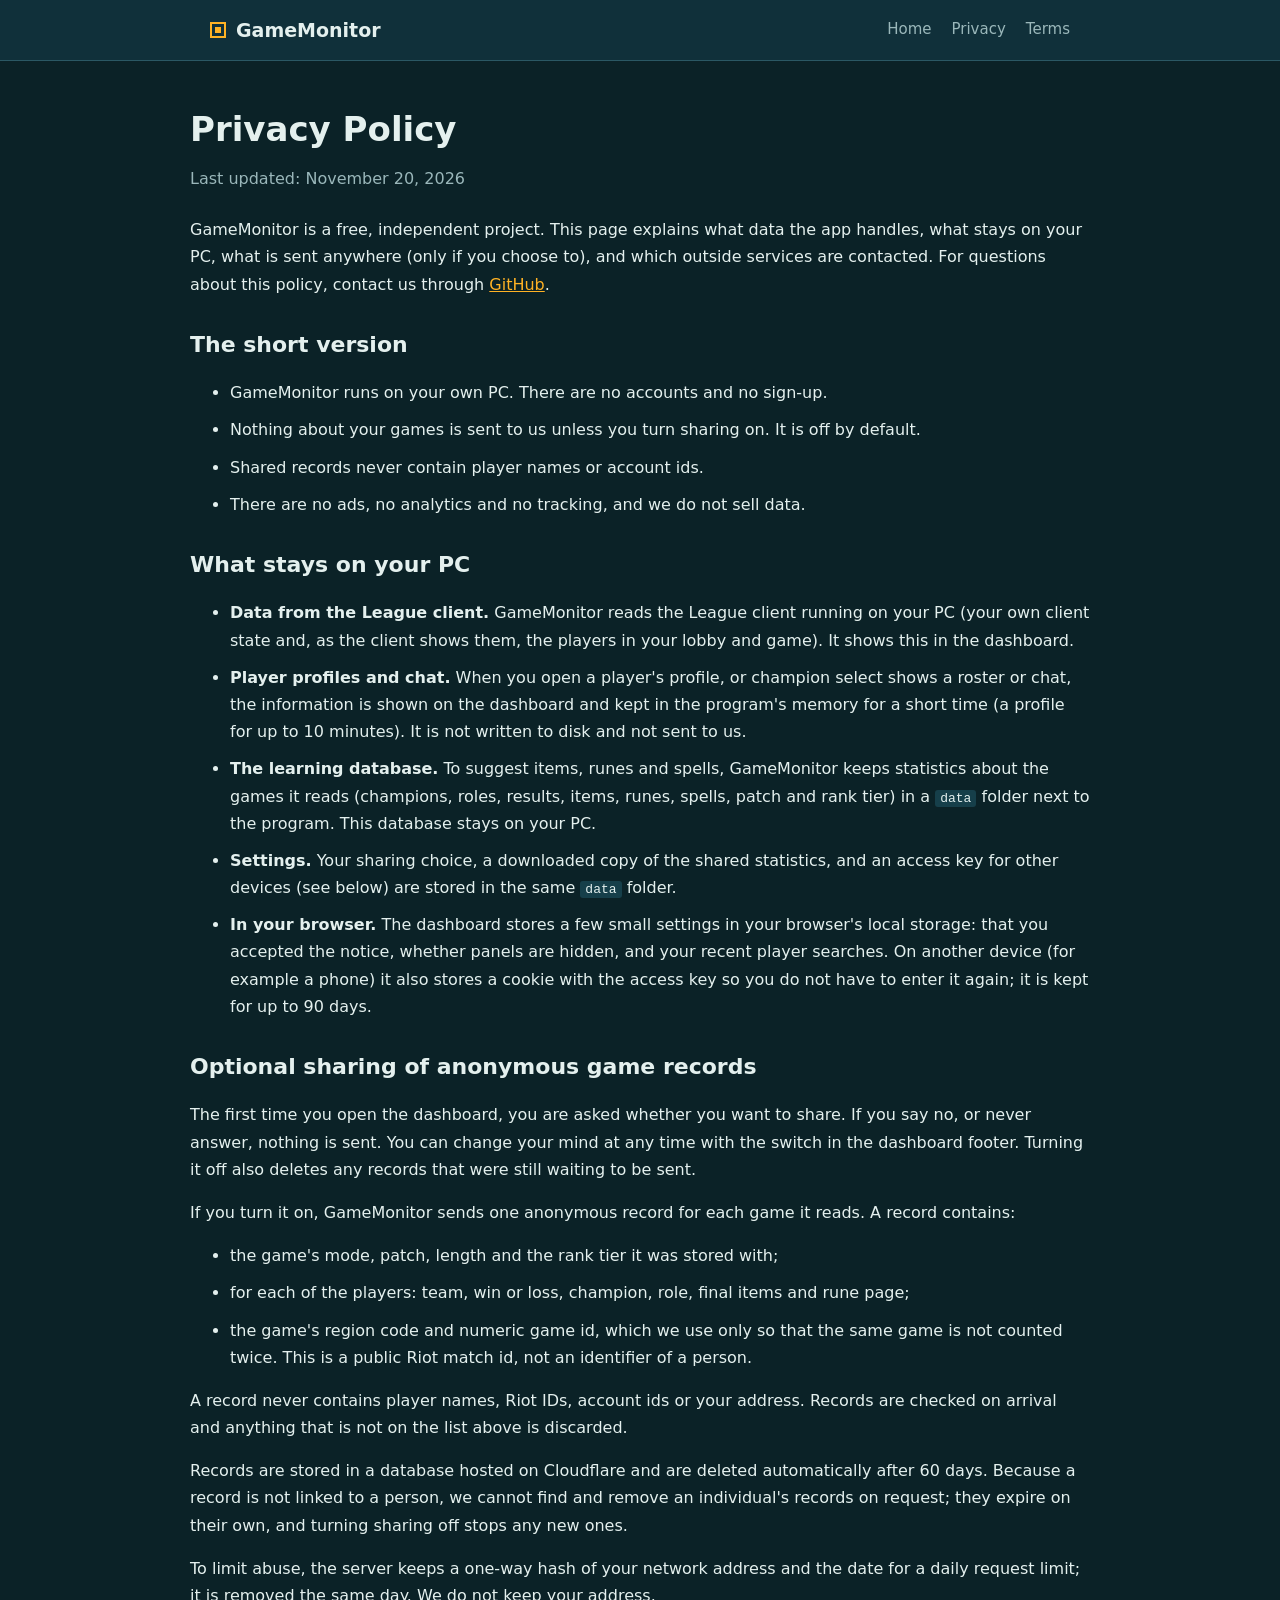
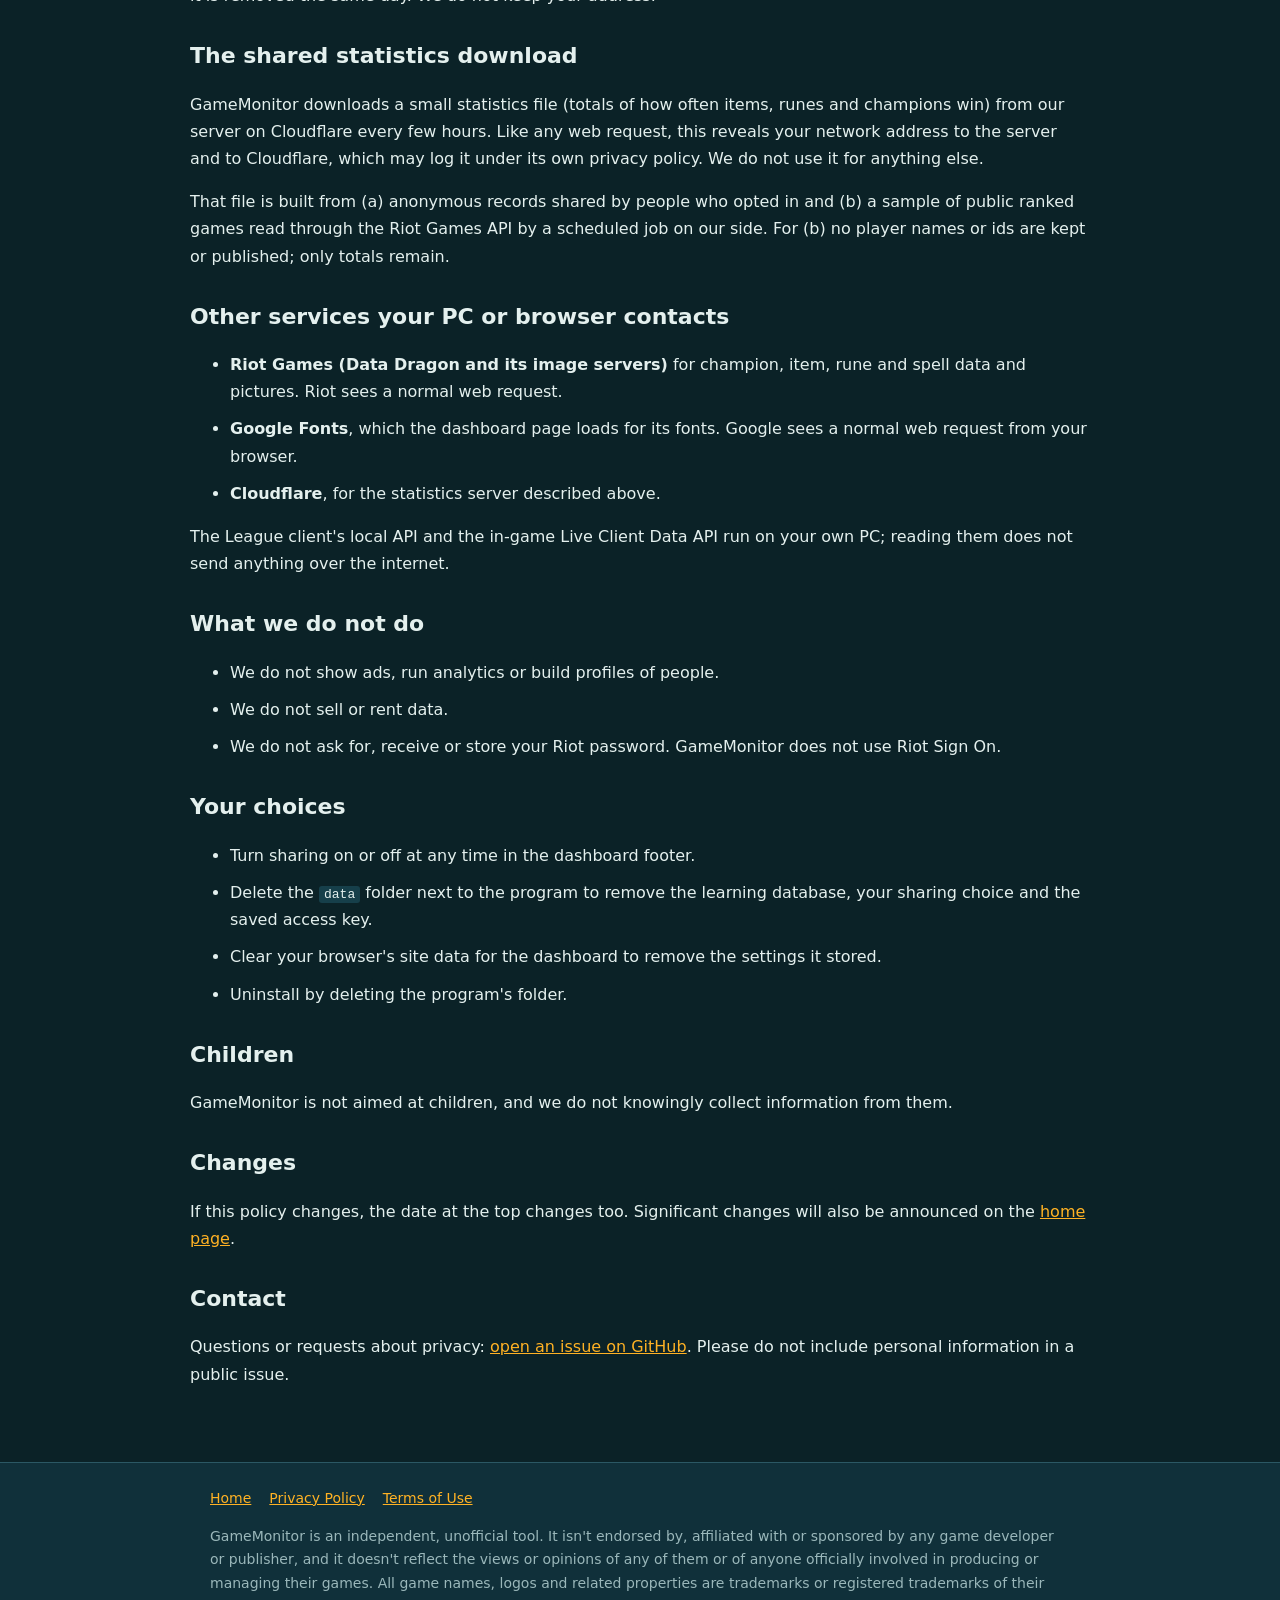
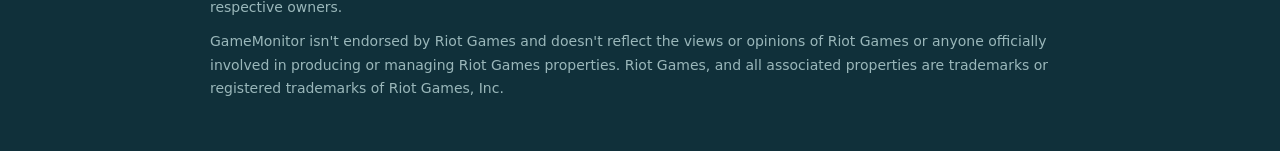
<file: privacy.html>
<!DOCTYPE html>
<html lang="en">
<head>
<meta charset="UTF-8">
<meta name="viewport" content="width=device-width, initial-scale=1">
<title>Privacy Policy - GameMonitor</title>
<meta name="description" content="How GameMonitor handles data: what stays on your PC, what is shared only if you opt in, and which services it contacts.">
<link rel="stylesheet" href="style.css">
</head>
<body>

<header class="site-header">
  <div class="wrap">
    <a class="brand" href="./"><span class="brand-mark" aria-hidden="true"></span>GameMonitor</a>
    <nav class="site-nav" aria-label="Pages">
      <a href="./">Home</a>
      <a href="privacy.html">Privacy</a>
      <a href="terms.html">Terms</a>
    </nav>
  </div>
</header>

<main class="wrap legal-page">
  <h1>Privacy Policy</h1>
  <p class="updated">Last updated: November 20, 2026</p>

  <p>GameMonitor is a free, independent project. This page explains what data the app handles, what stays on your PC, what is sent anywhere (only if you choose to), and which outside services are contacted. For questions about this policy, contact us through <a href="https://github.com/iimakerhd/GameMonitor-Public/issues">GitHub</a>.</p>

  <h2>The short version</h2>
  <ul>
    <li>GameMonitor runs on your own PC. There are no accounts and no sign-up.</li>
    <li>Nothing about your games is sent to us unless you turn sharing on. It is off by default.</li>
    <li>Shared records never contain player names or account ids.</li>
    <li>There are no ads, no analytics and no tracking, and we do not sell data.</li>
  </ul>

  <h2>What stays on your PC</h2>
  <ul>
    <li><strong>Data from the League client.</strong> GameMonitor reads the League client running on your PC (your own client state and, as the client shows them, the players in your lobby and game). It shows this in the dashboard.</li>
    <li><strong>Player profiles and chat.</strong> When you open a player's profile, or champion select shows a roster or chat, the information is shown on the dashboard and kept in the program's memory for a short time (a profile for up to 10 minutes). It is not written to disk and not sent to us.</li>
    <li><strong>The learning database.</strong> To suggest items, runes and spells, GameMonitor keeps statistics about the games it reads (champions, roles, results, items, runes, spells, patch and rank tier) in a <code>data</code> folder next to the program. This database stays on your PC.</li>
    <li><strong>Settings.</strong> Your sharing choice, a downloaded copy of the shared statistics, and an access key for other devices (see below) are stored in the same <code>data</code> folder.</li>
    <li><strong>In your browser.</strong> The dashboard stores a few small settings in your browser's local storage: that you accepted the notice, whether panels are hidden, and your recent player searches. On another device (for example a phone) it also stores a cookie with the access key so you do not have to enter it again; it is kept for up to 90 days.</li>
  </ul>

  <h2>Optional sharing of anonymous game records</h2>
  <p>The first time you open the dashboard, you are asked whether you want to share. If you say no, or never answer, nothing is sent. You can change your mind at any time with the switch in the dashboard footer. Turning it off also deletes any records that were still waiting to be sent.</p>
  <p>If you turn it on, GameMonitor sends one anonymous record for each game it reads. A record contains:</p>
  <ul>
    <li>the game's mode, patch, length and the rank tier it was stored with;</li>
    <li>for each of the players: team, win or loss, champion, role, final items and rune page;</li>
    <li>the game's region code and numeric game id, which we use only so that the same game is not counted twice. This is a public Riot match id, not an identifier of a person.</li>
  </ul>
  <p>A record never contains player names, Riot IDs, account ids or your address. Records are checked on arrival and anything that is not on the list above is discarded.</p>
  <p>Records are stored in a database hosted on Cloudflare and are deleted automatically after 60 days. Because a record is not linked to a person, we cannot find and remove an individual's records on request; they expire on their own, and turning sharing off stops any new ones.</p>
  <p>To limit abuse, the server keeps a one-way hash of your network address and the date for a daily request limit; it is removed the same day. We do not keep your address.</p>

  <h2>The shared statistics download</h2>
  <p>GameMonitor downloads a small statistics file (totals of how often items, runes and champions win) from our server on Cloudflare every few hours. Like any web request, this reveals your network address to the server and to Cloudflare, which may log it under its own privacy policy. We do not use it for anything else.</p>
  <p>That file is built from (a) anonymous records shared by people who opted in and (b) a sample of public ranked games read through the Riot Games API by a scheduled job on our side. For (b) no player names or ids are kept or published; only totals remain.</p>

  <h2>Other services your PC or browser contacts</h2>
  <ul>
    <li><strong>Riot Games (Data Dragon and its image servers)</strong> for champion, item, rune and spell data and pictures. Riot sees a normal web request.</li>
    <li><strong>Google Fonts</strong>, which the dashboard page loads for its fonts. Google sees a normal web request from your browser.</li>
    <li><strong>Cloudflare</strong>, for the statistics server described above.</li>
  </ul>
  <p>The League client's local API and the in-game Live Client Data API run on your own PC; reading them does not send anything over the internet.</p>

  <h2>What we do not do</h2>
  <ul>
    <li>We do not show ads, run analytics or build profiles of people.</li>
    <li>We do not sell or rent data.</li>
    <li>We do not ask for, receive or store your Riot password. GameMonitor does not use Riot Sign On.</li>
  </ul>

  <h2>Your choices</h2>
  <ul>
    <li>Turn sharing on or off at any time in the dashboard footer.</li>
    <li>Delete the <code>data</code> folder next to the program to remove the learning database, your sharing choice and the saved access key.</li>
    <li>Clear your browser's site data for the dashboard to remove the settings it stored.</li>
    <li>Uninstall by deleting the program's folder.</li>
  </ul>

  <h2>Children</h2>
  <p>GameMonitor is not aimed at children, and we do not knowingly collect information from them.</p>

  <h2>Changes</h2>
  <p>If this policy changes, the date at the top changes too. Significant changes will also be announced on the <a href="./">home page</a>.</p>

  <h2>Contact</h2>
  <p>Questions or requests about privacy: <a href="https://github.com/iimakerhd/GameMonitor-Public/issues">open an issue on GitHub</a>. Please do not include personal information in a public issue.</p>
</main>

<footer class="site-footer">
  <div class="wrap">
    <div class="footer-links">
      <a href="./">Home</a>
      <a href="privacy.html">Privacy Policy</a>
      <a href="terms.html">Terms of Use</a>
    </div>
    <p>GameMonitor is an independent, unofficial tool. It isn't endorsed by, affiliated with or sponsored by any game developer or publisher, and it doesn't reflect the views or opinions of any of them or of anyone officially involved in producing or managing their games. All game names, logos and related properties are trademarks or registered trademarks of their respective owners.</p>
    <p>GameMonitor isn't endorsed by Riot Games and doesn't reflect the views or opinions of Riot Games or anyone officially involved in producing or managing Riot Games properties. Riot Games, and all associated properties are trademarks or registered trademarks of Riot Games, Inc.</p>
  </div>
</footer>

</body>
</html>
</file>
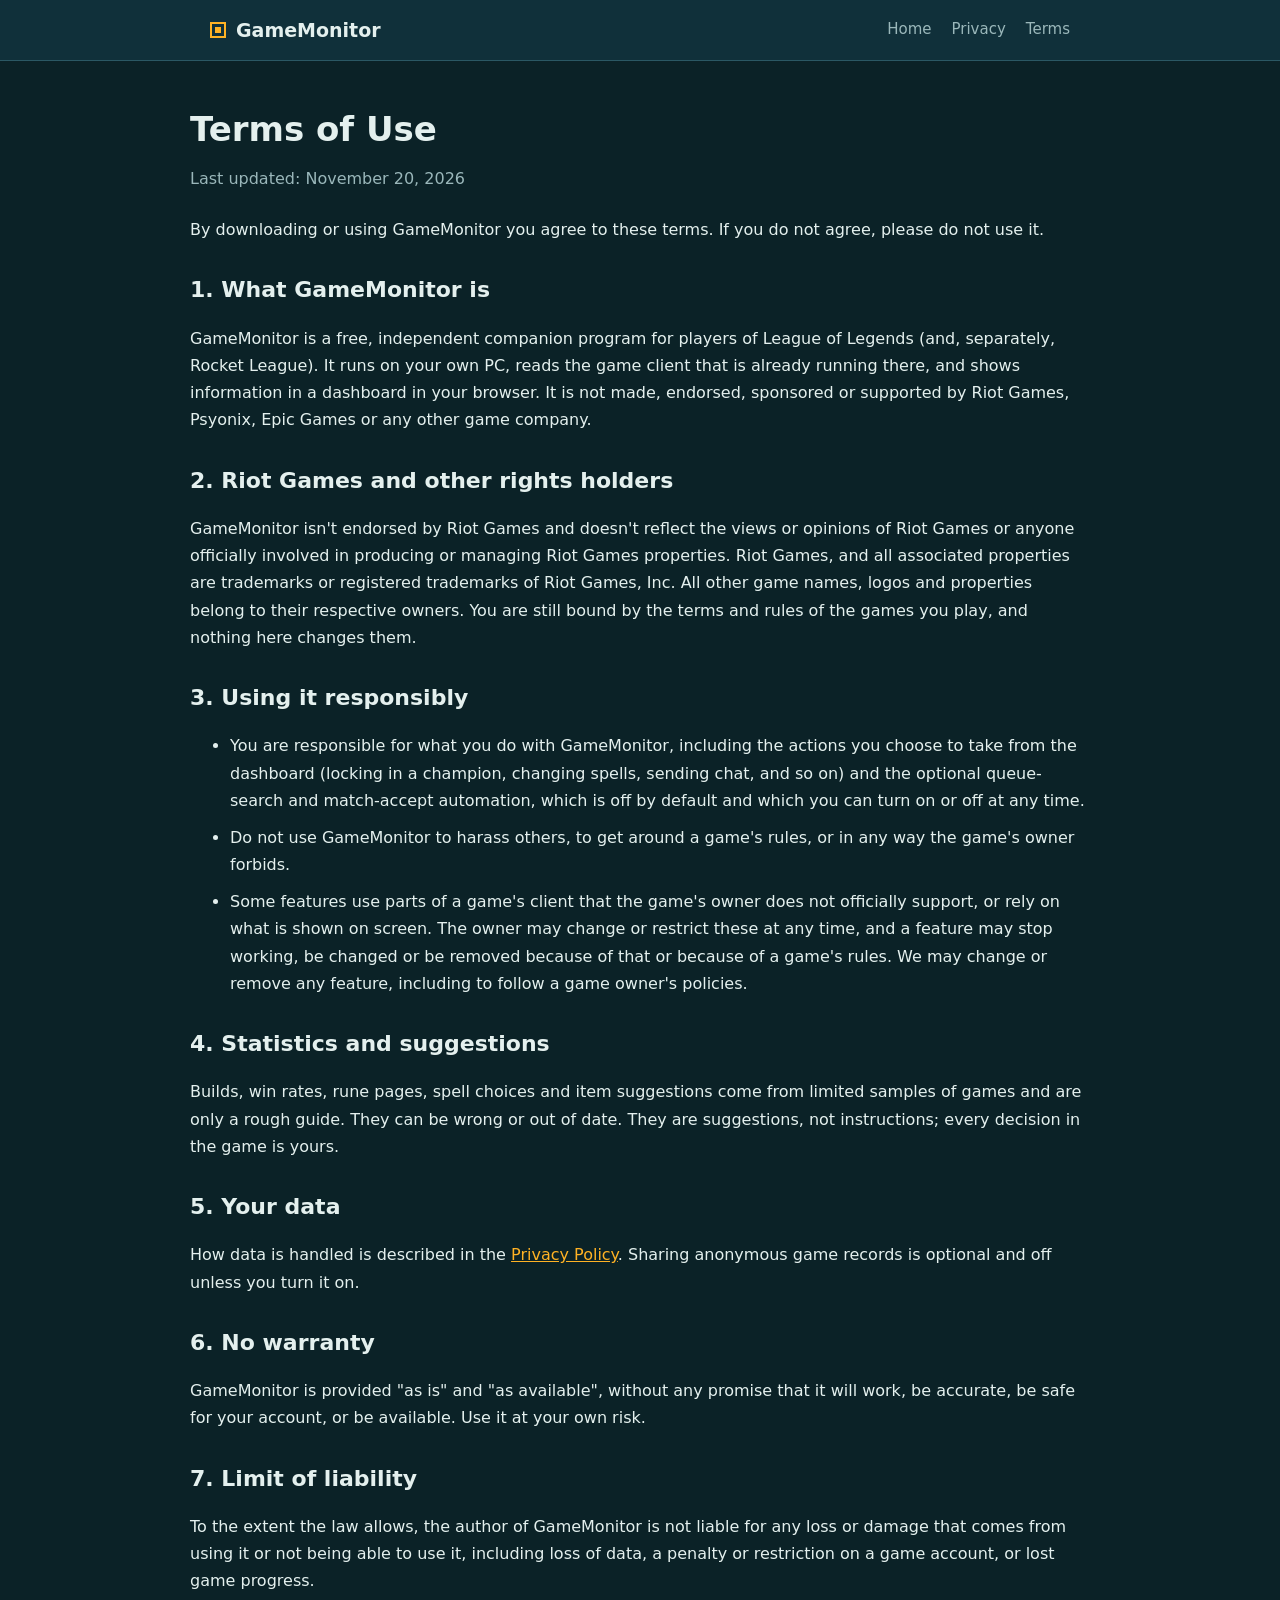
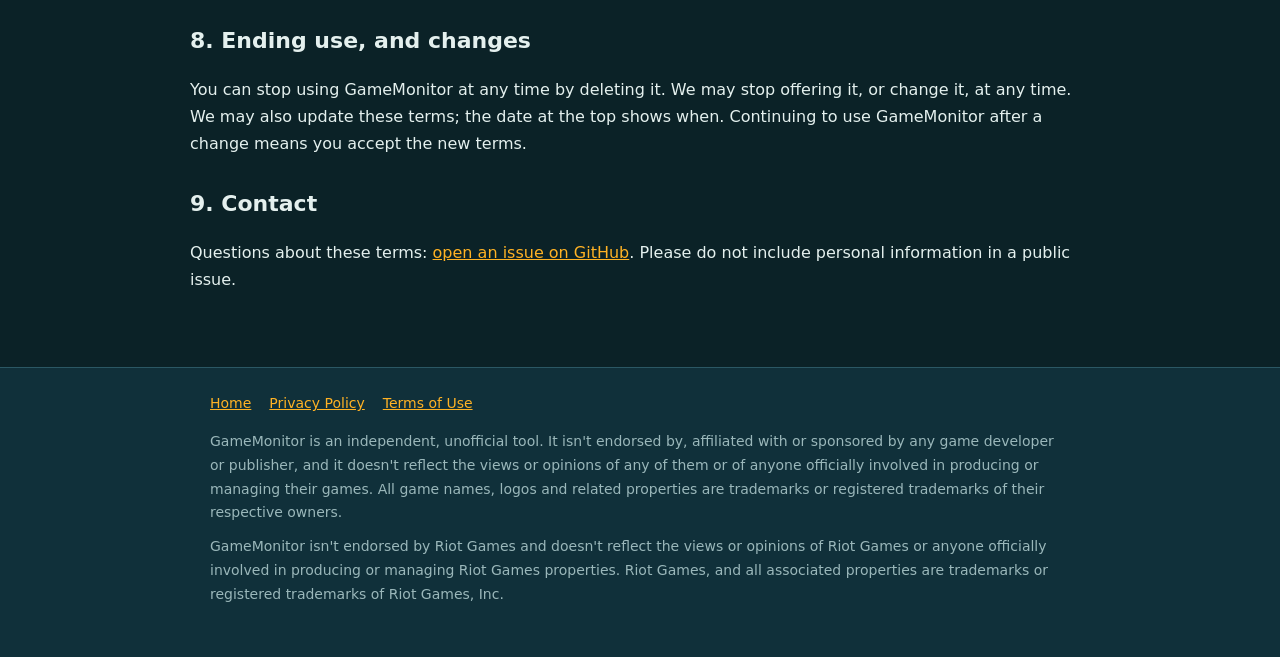
<file: terms.html>
<!DOCTYPE html>
<html lang="en">
<head>
<meta charset="UTF-8">
<meta name="viewport" content="width=device-width, initial-scale=1">
<title>Terms of Use - GameMonitor</title>
<meta name="description" content="The terms for using GameMonitor, a free and unofficial companion app for League of Legends players.">
<link rel="stylesheet" href="style.css">
</head>
<body>

<header class="site-header">
  <div class="wrap">
    <a class="brand" href="./"><span class="brand-mark" aria-hidden="true"></span>GameMonitor</a>
    <nav class="site-nav" aria-label="Pages">
      <a href="./">Home</a>
      <a href="privacy.html">Privacy</a>
      <a href="terms.html">Terms</a>
    </nav>
  </div>
</header>

<main class="wrap legal-page">
  <h1>Terms of Use</h1>
  <p class="updated">Last updated: November 20, 2026</p>

  <p>By downloading or using GameMonitor you agree to these terms. If you do not agree, please do not use it.</p>

  <h2>1. What GameMonitor is</h2>
  <p>GameMonitor is a free, independent companion program for players of League of Legends (and, separately, Rocket League). It runs on your own PC, reads the game client that is already running there, and shows information in a dashboard in your browser. It is not made, endorsed, sponsored or supported by Riot Games, Psyonix, Epic Games or any other game company.</p>

  <h2>2. Riot Games and other rights holders</h2>
  <p>GameMonitor isn't endorsed by Riot Games and doesn't reflect the views or opinions of Riot Games or anyone officially involved in producing or managing Riot Games properties. Riot Games, and all associated properties are trademarks or registered trademarks of Riot Games, Inc. All other game names, logos and properties belong to their respective owners. You are still bound by the terms and rules of the games you play, and nothing here changes them.</p>

  <h2>3. Using it responsibly</h2>
  <ul>
    <li>You are responsible for what you do with GameMonitor, including the actions you choose to take from the dashboard (locking in a champion, changing spells, sending chat, and so on) and the optional queue-search and match-accept automation, which is off by default and which you can turn on or off at any time.</li>
    <li>Do not use GameMonitor to harass others, to get around a game's rules, or in any way the game's owner forbids.</li>
    <li>Some features use parts of a game's client that the game's owner does not officially support, or rely on what is shown on screen. The owner may change or restrict these at any time, and a feature may stop working, be changed or be removed because of that or because of a game's rules. We may change or remove any feature, including to follow a game owner's policies.</li>
  </ul>

  <h2>4. Statistics and suggestions</h2>
  <p>Builds, win rates, rune pages, spell choices and item suggestions come from limited samples of games and are only a rough guide. They can be wrong or out of date. They are suggestions, not instructions; every decision in the game is yours.</p>

  <h2>5. Your data</h2>
  <p>How data is handled is described in the <a href="privacy.html">Privacy Policy</a>. Sharing anonymous game records is optional and off unless you turn it on.</p>

  <h2>6. No warranty</h2>
  <p>GameMonitor is provided "as is" and "as available", without any promise that it will work, be accurate, be safe for your account, or be available. Use it at your own risk.</p>

  <h2>7. Limit of liability</h2>
  <p>To the extent the law allows, the author of GameMonitor is not liable for any loss or damage that comes from using it or not being able to use it, including loss of data, a penalty or restriction on a game account, or lost game progress.</p>

  <h2>8. Ending use, and changes</h2>
  <p>You can stop using GameMonitor at any time by deleting it. We may stop offering it, or change it, at any time. We may also update these terms; the date at the top shows when. Continuing to use GameMonitor after a change means you accept the new terms.</p>

  <h2>9. Contact</h2>
  <p>Questions about these terms: <a href="https://github.com/iimakerhd/GameMonitor-Public/issues">open an issue on GitHub</a>. Please do not include personal information in a public issue.</p>
</main>

<footer class="site-footer">
  <div class="wrap">
    <div class="footer-links">
      <a href="./">Home</a>
      <a href="privacy.html">Privacy Policy</a>
      <a href="terms.html">Terms of Use</a>
    </div>
    <p>GameMonitor is an independent, unofficial tool. It isn't endorsed by, affiliated with or sponsored by any game developer or publisher, and it doesn't reflect the views or opinions of any of them or of anyone officially involved in producing or managing their games. All game names, logos and related properties are trademarks or registered trademarks of their respective owners.</p>
    <p>GameMonitor isn't endorsed by Riot Games and doesn't reflect the views or opinions of Riot Games or anyone officially involved in producing or managing Riot Games properties. Riot Games, and all associated properties are trademarks or registered trademarks of Riot Games, Inc.</p>
  </div>
</footer>

</body>
</html>
</file>
<file: style.css>
/* GameMonitor public pages - one small stylesheet for index.html, privacy.html and terms.html */
:root {
  --bg: #0b2227;
  --panel: #10303a;
  --raised: #163f4a;
  --line: #2b5864;
  --gold: #ffb224;
  --text: #e4f0ee;
  --muted: #9ab7ba;
}

* { box-sizing: border-box; }

html { scroll-behavior: smooth; }

body {
  margin: 0;
  background: var(--bg);
  color: var(--text);
  font: 16px/1.7 system-ui, -apple-system, "Segoe UI", Roboto, "Helvetica Neue", Arial, sans-serif;
}

a { color: var(--gold); }
a:hover { color: #ffd27a; }
a:focus-visible, button:focus-visible { outline: 2px solid var(--gold); outline-offset: 2px; }

.wrap { max-width: 900px; margin: 0 auto; padding: 0 20px; }

.site-header { background: var(--panel); border-bottom: 1px solid var(--line); }
.site-header .wrap { display: flex; flex-wrap: wrap; align-items: center; justify-content: space-between; gap: 8px 24px; padding-top: 14px; padding-bottom: 14px; }
.brand { display: flex; align-items: center; gap: 10px; font-weight: 700; font-size: 19px; color: var(--text); text-decoration: none; }
.brand-mark { width: 16px; height: 16px; border: 2px solid var(--gold); position: relative; display: inline-block; }
.brand-mark::after { content: ""; position: absolute; inset: 3px; background: var(--gold); }
.site-nav { display: flex; flex-wrap: wrap; gap: 4px 20px; font-size: 15px; }
.site-nav a { color: var(--muted); text-decoration: none; }
.site-nav a:hover { color: var(--text); }

.hero { padding: 56px 0 32px; }
.hero h1 { margin: 0 0 12px; font-size: clamp(30px, 5vw, 44px); line-height: 1.15; }
.hero p { margin: 0 0 20px; max-width: 680px; font-size: 18px; color: var(--muted); }

.button {
  display: inline-block;
  padding: 12px 20px;
  background: var(--gold);
  color: #1a1204;
  font-weight: 700;
  border-radius: 3px;
  text-decoration: none;
}
.button:hover { background: #ffd27a; color: #1a1204; }
.button.secondary { background: transparent; color: var(--text); border: 1px solid var(--line); }
.button.secondary:hover { border-color: var(--muted); }
.actions { display: flex; flex-wrap: wrap; gap: 10px; }
.small-note { margin-top: 12px; font-size: 14px; color: var(--muted); }

section.block { padding: 28px 0; border-top: 1px solid var(--line); }
section.block h2 { margin: 0 0 12px; font-size: 24px; }
section.block h3 { margin: 22px 0 6px; font-size: 18px; }
section.block p { margin: 0 0 14px; }
section.block ul, section.block ol { margin: 0 0 14px; padding-left: 22px; }
section.block li { margin-bottom: 6px; }

.cards { display: grid; grid-template-columns: repeat(auto-fit, minmax(250px, 1fr)); gap: 14px; margin: 16px 0; }
.card { background: var(--panel); border: 1px solid var(--line); border-top: 2px solid var(--gold); border-radius: 3px; padding: 16px; }
.card h3 { margin: 0 0 6px; font-size: 17px; }
.card p { margin: 0; font-size: 15px; color: var(--muted); }

table { width: 100%; border-collapse: collapse; margin: 12px 0 18px; font-size: 15px; }
th, td { text-align: left; vertical-align: top; padding: 10px 12px; border: 1px solid var(--line); }
th { background: var(--raised); }
td code, li code, p code { font-family: ui-monospace, "Cascadia Mono", Consolas, monospace; font-size: 13px; background: var(--raised); padding: 1px 5px; border-radius: 3px; word-break: break-word; }
.table-wrap { overflow-x: auto; }

.callout { background: var(--panel); border: 1px solid var(--line); border-left: 3px solid var(--gold); border-radius: 3px; padding: 14px 16px; margin: 16px 0; }
.callout p:last-child { margin-bottom: 0; }

.shots { display: grid; grid-template-columns: repeat(auto-fit, minmax(260px, 1fr)); gap: 14px; margin: 16px 0; }
.shots figure { margin: 0; background: var(--panel); border: 1px solid var(--line); border-radius: 3px; padding: 8px; }
.shots img { display: block; width: 100%; height: auto; border-radius: 2px; }
.shots figcaption { margin-top: 6px; font-size: 14px; color: var(--muted); }

.legal-page { padding: 40px 0 24px; }
.legal-page h1 { margin: 0 0 6px; font-size: 34px; }
.legal-page .updated { margin: 0 0 24px; color: var(--muted); }
.legal-page h2 { margin: 28px 0 8px; font-size: 22px; }
.legal-page p, .legal-page li { margin-bottom: 10px; }

.site-footer { margin-top: 40px; padding: 24px 0 40px; background: var(--panel); border-top: 1px solid var(--line); font-size: 14px; color: var(--muted); }
.site-footer p { margin: 0 0 10px; }
.site-footer .footer-links { display: flex; flex-wrap: wrap; gap: 4px 18px; margin-bottom: 14px; }
</file>
